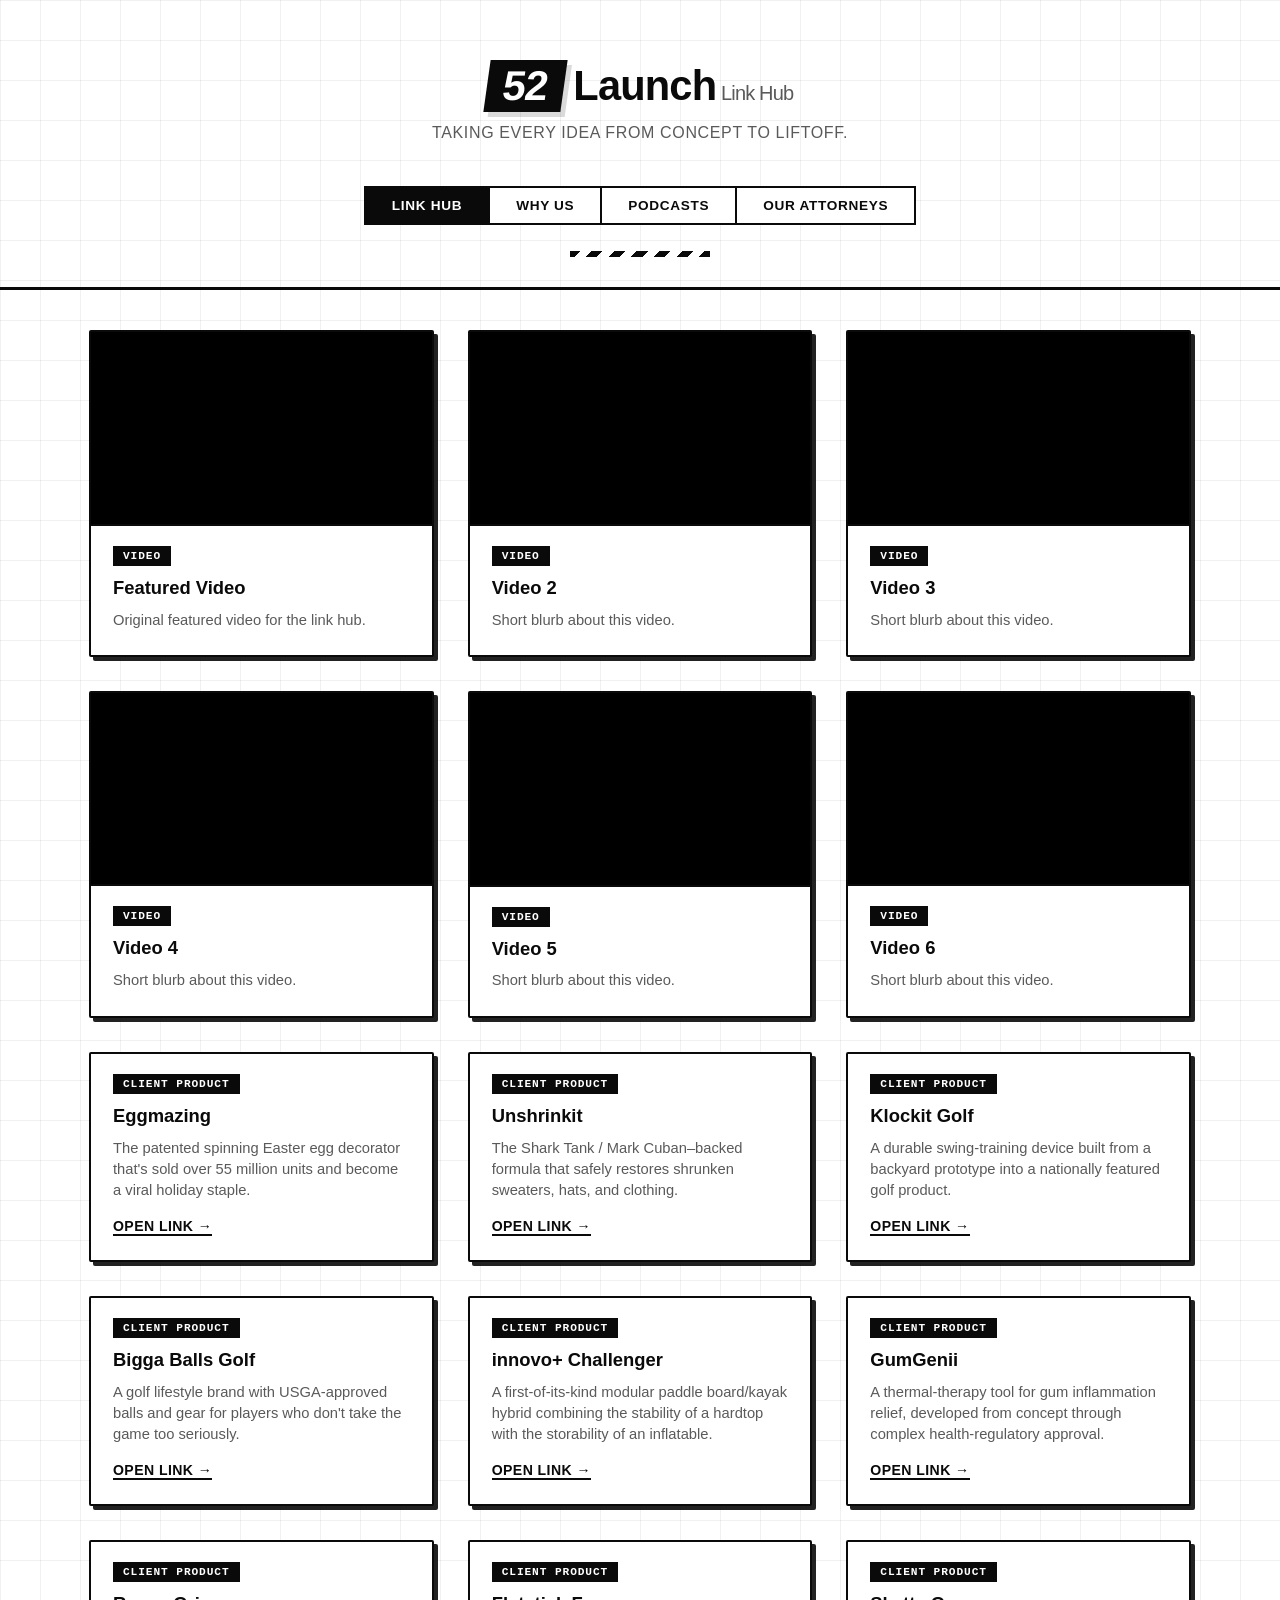
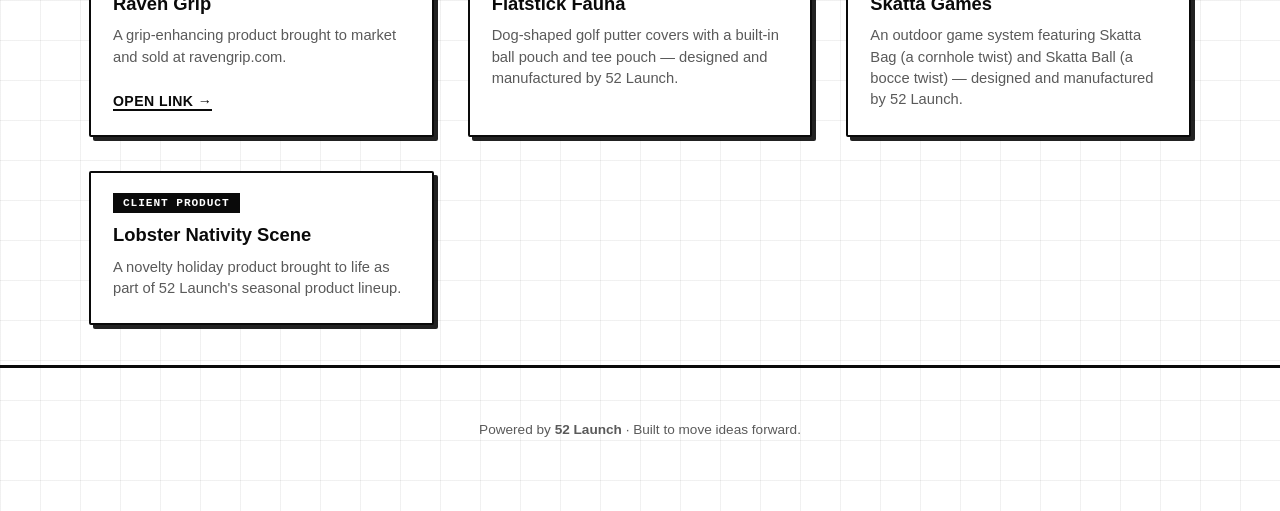
<file: index.html>
<!DOCTYPE html>
<html lang="en">
<head>
  <meta charset="UTF-8" />
  <meta name="viewport" content="width=device-width, initial-scale=1.0" />
  <title>52 Launch — Link Hub</title>
  <link rel="stylesheet" href="style.css" />
</head>
<body>
  <header class="site-header">
    <div class="brand">
      <span class="brand-mark">52</span>
      <span class="brand-name">Launch<span class="brand-sub"> Link Hub</span></span>
    </div>
    <p class="tagline">Taking every idea from concept to liftoff.</p>

    <nav class="site-nav">
      <a href="index.html" class="site-nav-link site-nav-link-active">Link Hub</a>
      <a href="referal.html" class="site-nav-link">Why Us</a>
      <a href="podcasts.html" class="site-nav-link">Podcasts</a>
      <a href="attorneys.html" class="site-nav-link">Our Attorneys</a>
    </nav>
  </header>

  <main id="link-grid" class="link-grid"></main>

  <footer class="site-footer">
    <p>Powered by <strong>52 Launch</strong> &middot; Built to move ideas forward.</p>
  </footer>

  <script src="links-data.js"></script>
  <script src="app.js"></script>
</body>
</html>
</file>
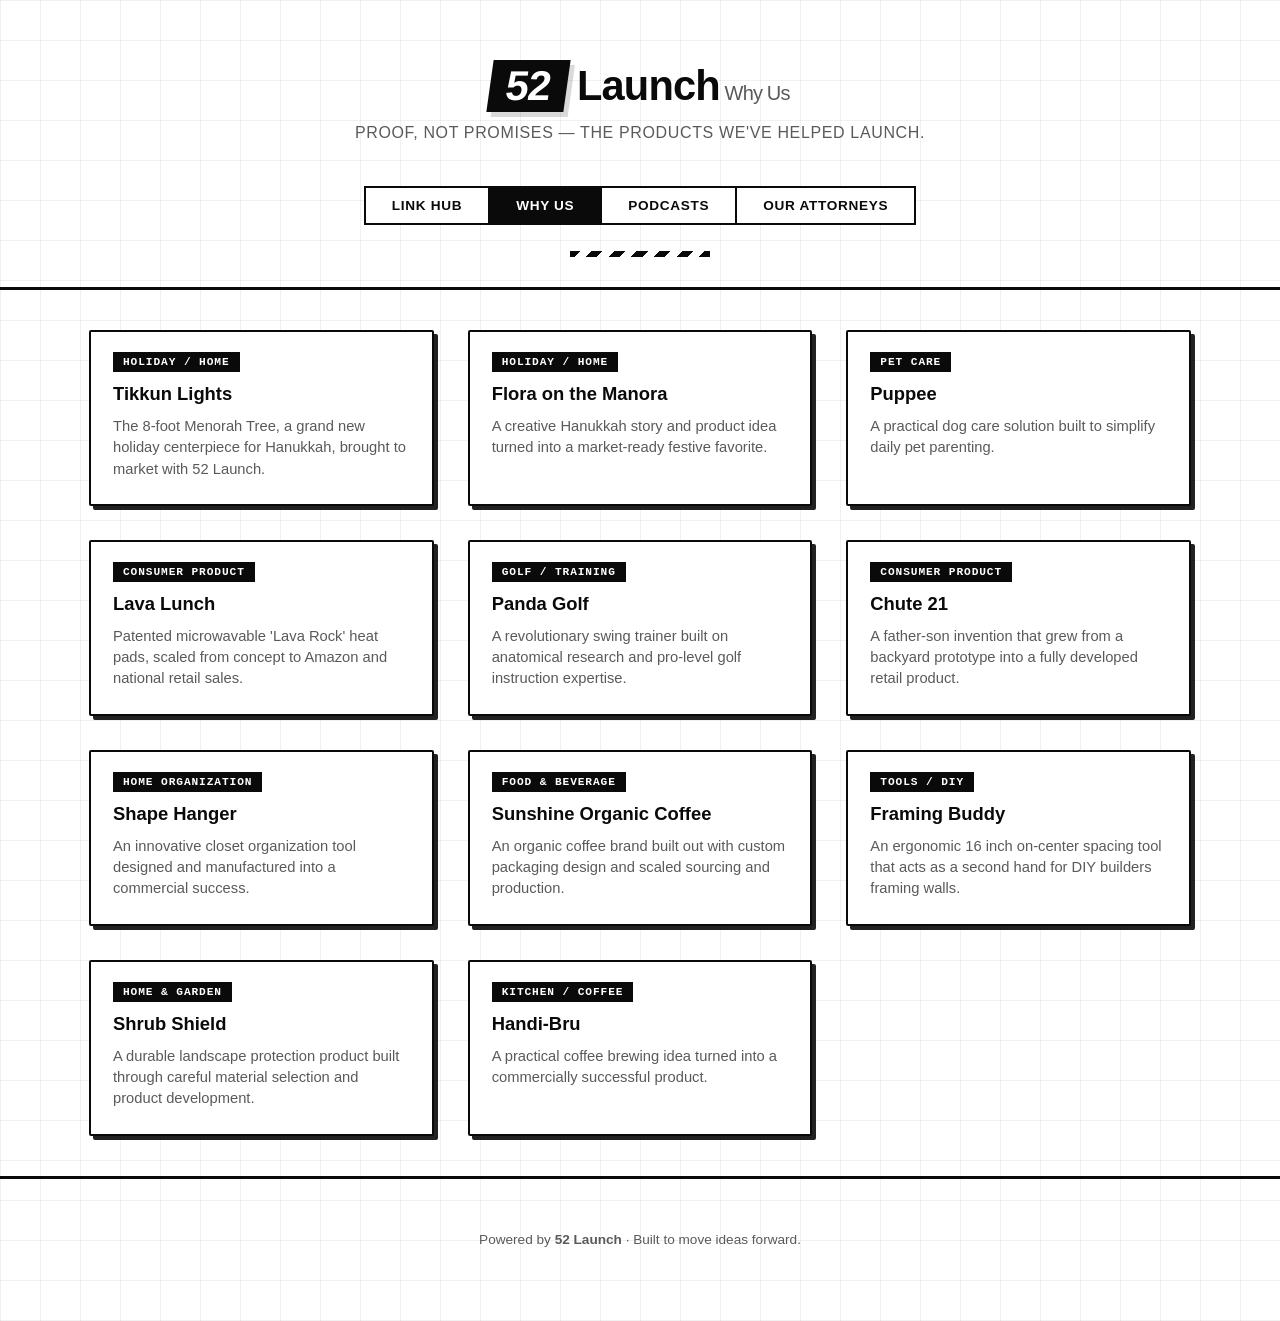
<file: referal (2).html>
<!DOCTYPE html>
<html lang="en">
<head>
  <meta charset="UTF-8" />
  <meta name="viewport" content="width=device-width, initial-scale=1.0" />
  <title>52 Launch — Why Us</title>
  <link rel="stylesheet" href="style.css" />
</head>
<body>
  <header class="site-header">
    <div class="brand">
      <span class="brand-mark">52</span>
      <span class="brand-name">Launch<span class="brand-sub"> Why Us</span></span>
    </div>
    <p class="tagline">Proof, not promises — the products we've helped launch.</p>

    <nav class="site-nav">
      <a href="index.html" class="site-nav-link">Link Hub</a>
      <a href="referal.html" class="site-nav-link site-nav-link-active">Why Us</a>
      <a href="podcasts.html" class="site-nav-link">Podcasts</a>
      <a href="attorneys.html" class="site-nav-link">Our Attorneys</a>
    </nav>
  </header>

  <main id="product-grid" class="link-grid"></main>

  <footer class="site-footer">
    <p>Powered by <strong>52 Launch</strong> &middot; Built to move ideas forward.</p>
  </footer>

  <script src="referral-data.js"></script>
  <script src="referral-app.js"></script>
</body>
</html>
</file>
<file: style.css>
:root {
  /* 52 Launch — black & white, blueprint/schematic style */
  --bg: #ffffff;
  --ink: #0a0a0a;
  --grid-line: rgba(10, 10, 10, 0.06);

  --card-bg: #ffffff;
  --card-bg-hover: #0a0a0a;
  --card-border: #0a0a0a;

  --text-main: #0a0a0a;
  --text-inverse: #ffffff;
  --text-muted: #5a5a5a;
  --text-muted-inverse: #b5b5b5;

  --radius: 2px;
  --shadow: 4px 4px 0 rgba(10, 10, 10, 0.9);
  --shadow-hover: 8px 8px 0 rgba(10, 10, 10, 1);
}

* { box-sizing: border-box; }

body {
  margin: 0;
  font-family: "Segoe UI", Roboto, Helvetica, Arial, sans-serif;
  color: var(--text-main);
  min-height: 100vh;
  background-color: var(--bg);
  background-image:
    linear-gradient(var(--grid-line) 1px, transparent 1px),
    linear-gradient(90deg, var(--grid-line) 1px, transparent 1px);
  background-size: 40px 40px;
}

/* ---- Header ---- */
.site-header {
  text-align: center;
  padding: 60px 20px 30px;
  position: relative;
  border-bottom: 3px solid var(--ink);
}

.brand {
  display: inline-flex;
  align-items: baseline;
  gap: 10px;
  font-size: 2.6rem;
  font-weight: 900;
  letter-spacing: -0.02em;
}

.brand-mark {
  color: var(--text-inverse);
  background: var(--ink);
  border-radius: 0;
  padding: 2px 16px;
  transform: skew(-8deg);
  display: inline-block;
  box-shadow: 5px 5px 0 rgba(10,10,10,0.15);
}

.brand-name { color: var(--text-main); }
.brand-sub { color: var(--text-muted); font-weight: 400; font-size: 1.25rem; }

.tagline {
  color: var(--text-muted);
  margin-top: 12px;
  font-size: 1rem;
  letter-spacing: 0.04em;
  text-transform: uppercase;
}

.site-header::after {
  content: "";
  display: block;
  width: 140px;
  height: 6px;
  margin: 26px auto 0;
  background: repeating-linear-gradient(
    -45deg,
    var(--ink),
    var(--ink) 8px,
    transparent 8px,
    transparent 16px
  );
}

/* ---- Nav bar ---- */
.site-nav {
  display: inline-flex;
  justify-content: center;
  gap: 0;
  margin-top: 28px;
  border: 2px solid var(--ink);
}

.site-nav-link {
  color: var(--text-main);
  text-decoration: none;
  font-weight: 800;
  font-size: 0.85rem;
  text-transform: uppercase;
  letter-spacing: 0.05em;
  padding: 10px 26px;
  background: var(--card-bg);
  border-right: 2px solid var(--ink);
  transition: all 0.15s ease;
}

.site-nav-link:last-child { border-right: none; }

.site-nav-link:hover {
  background: var(--grid-line);
}

.site-nav-link-active {
  color: var(--text-inverse);
  background: var(--ink);
}

.site-nav-link-active:hover {
  background: var(--ink);
  color: var(--text-inverse);
}

/* ---- Grid ---- */
.link-grid {
  max-width: 1150px;
  margin: 0 auto;
  padding: 40px 24px;
  display: grid;
  grid-template-columns: repeat(auto-fill, minmax(340px, 1fr));
  gap: 34px;
}

.card {
  background: var(--card-bg);
  border: 2px solid var(--card-border);
  border-radius: var(--radius);
  overflow: hidden;
  box-shadow: var(--shadow);
  display: flex;
  flex-direction: column;
  transition: transform 0.15s ease, box-shadow 0.15s ease, background 0.15s ease;
}

.card:hover {
  transform: translate(-2px, -2px);
  box-shadow: var(--shadow-hover);
}

.card-media {
  position: relative;
  width: 100%;
  padding-top: 56.25%; /* strict 16:9 */
  background: #000;
  border-bottom: 2px solid var(--ink);
  overflow: hidden;
}

.card-media iframe,
.card-media img {
  position: absolute;
  top: 0; left: 0;
  width: 100%;
  height: 100%;
  border: 0;
  object-fit: cover;
  display: block;
  filter: grayscale(0.15);
}

.card-body {
  padding: 20px 22px 24px;
  display: flex;
  flex-direction: column;
  gap: 10px;
  flex: 1;
}

.card-tag {
  align-self: flex-start;
  font-size: 0.7rem;
  text-transform: uppercase;
  letter-spacing: 0.08em;
  font-weight: 800;
  font-family: "Courier New", monospace;
  color: var(--text-inverse);
  background: var(--ink);
  padding: 4px 10px;
  border-radius: 0;
}

.card-title {
  font-size: 1.15rem;
  font-weight: 800;
  margin: 0;
  line-height: 1.3;
}

.card-desc {
  color: var(--text-muted);
  font-size: 0.92rem;
  line-height: 1.45;
  margin: 0;
  flex: 1;
}

.card-link {
  color: var(--text-main);
  text-decoration: none;
  font-weight: 800;
  font-size: 0.88rem;
  margin-top: 6px;
  text-transform: uppercase;
  letter-spacing: 0.03em;
  border-bottom: 2px solid var(--ink);
  align-self: flex-start;
  transition: opacity 0.15s ease;
}

.card-link:hover { opacity: 0.6; }

/* ---- Client contact block ---- */
.card-contact {
  border: 1px dashed var(--card-border);
  padding: 10px 14px;
  margin-top: 4px;
  display: flex;
  flex-direction: column;
  gap: 4px;
}

.card-contact-label {
  font-size: 0.68rem;
  text-transform: uppercase;
  letter-spacing: 0.08em;
  font-weight: 800;
  color: var(--text-muted);
  margin-bottom: 2px;
}

.card-contact-line {
  font-size: 0.85rem;
  color: var(--text-main);
  margin: 0;
  text-decoration: none;
}

.card-contact-link {
  color: var(--text-main);
  font-weight: 700;
  border-bottom: 1px solid var(--ink);
}

.card-contact-link:hover {
  opacity: 0.6;
}

/* ---- Empty state (e.g. Attorneys page before data added) ---- */
.empty-state {
  text-align: center;
  color: var(--text-muted);
  grid-column: 1 / -1;
  padding: 60px 20px;
  font-size: 1rem;
  border: 2px dashed var(--card-border);
}

/* ---- Footer ---- */
.site-footer {
  text-align: center;
  color: var(--text-muted);
  padding: 40px 20px 60px;
  font-size: 0.85rem;
  border-top: 3px solid var(--ink);
}

.site-footer code {
  background: var(--ink);
  color: var(--text-inverse);
  padding: 2px 8px;
  font-family: "Courier New", monospace;
}
</file>
